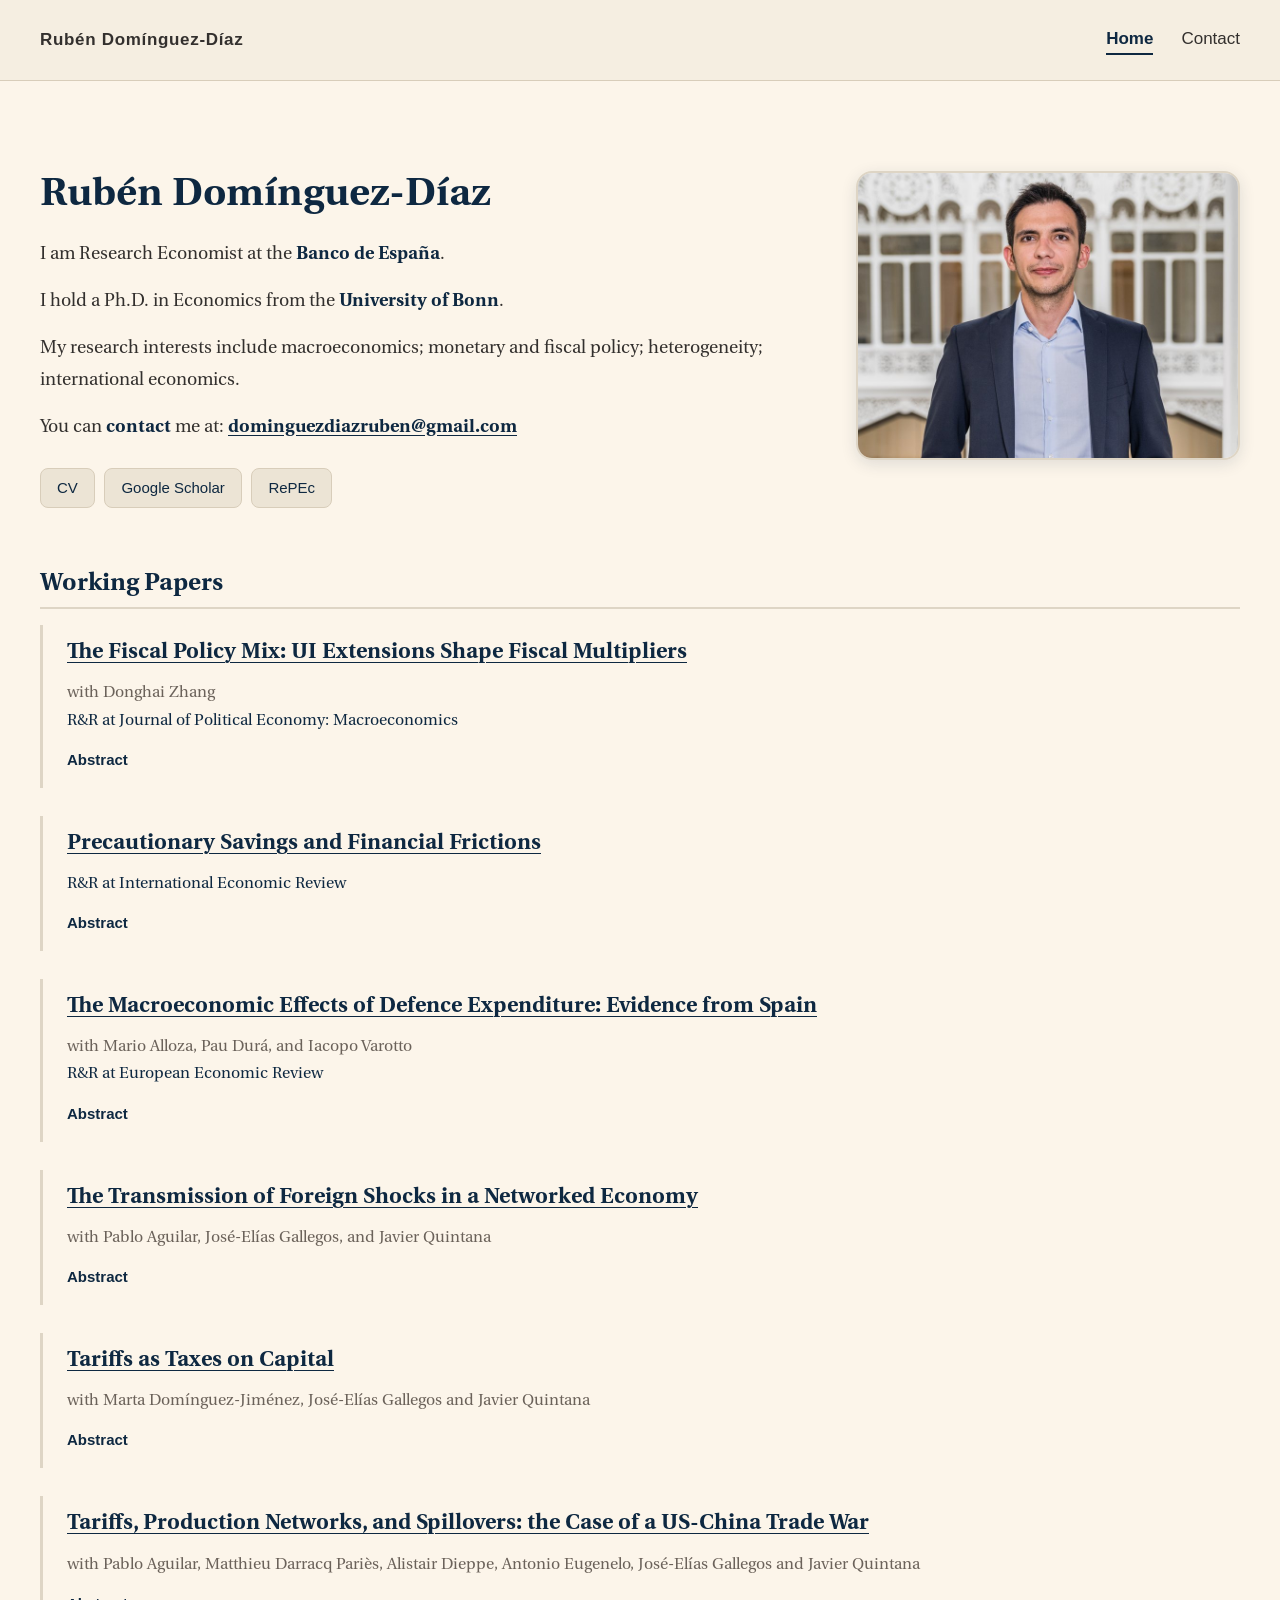
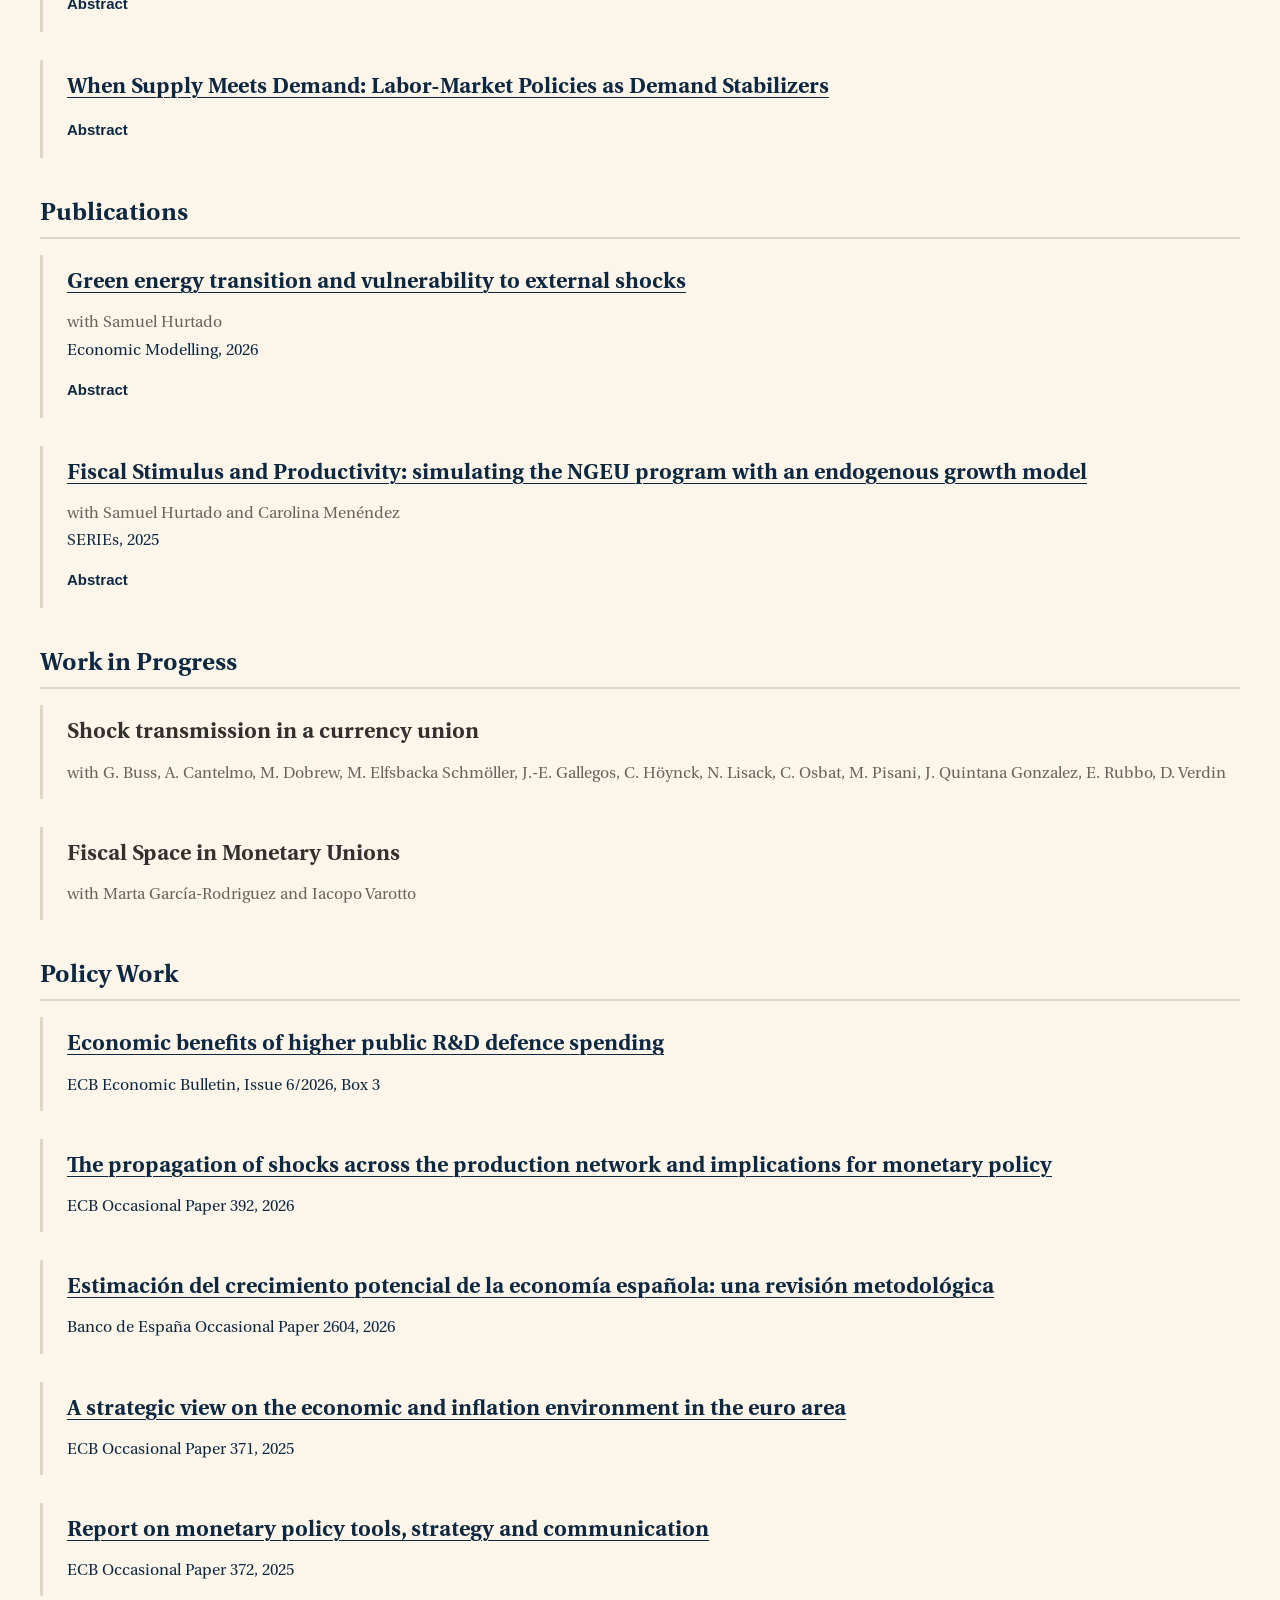
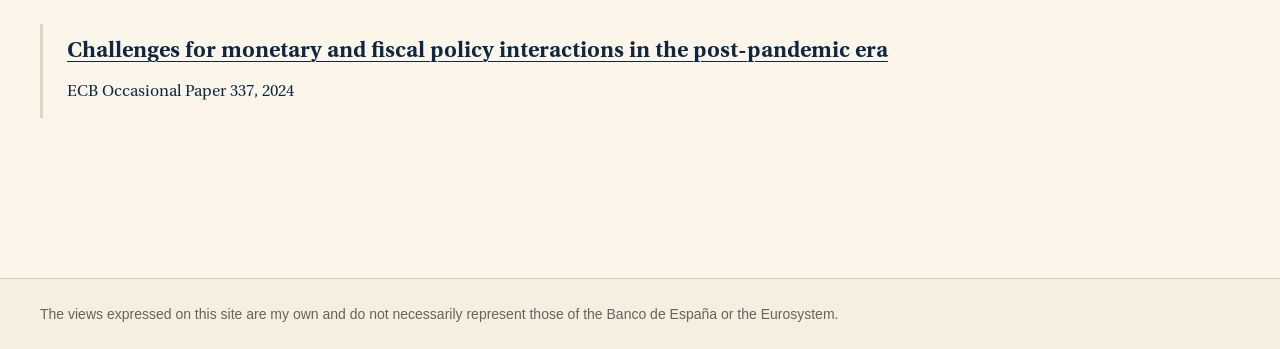
<file: index.html>
<!DOCTYPE html>
<html lang="en">
<head>
<meta charset="utf-8">
<meta name="viewport" content="width=device-width, initial-scale=1">
<title>Rubén Domínguez-Díaz</title>
<meta name="description" content="Rubén Domínguez-Díaz — Research Economist at the Banco de España. Macroeconomics, inequality, monetary, fiscal and labor market policies.">
<link rel="icon" type="image/png" sizes="32x32" href="assets/favicon-32.png">
<link rel="apple-touch-icon" href="assets/favicon-180.png">
<link rel="stylesheet" href="style.css">
</head>
<body>

<nav class="nav">
  <div class="nav-inner">
    <a class="brand" href="index.html">Rubén Domínguez-Díaz</a>
    <div class="menu">
      <a href="index.html" class="here">Home</a>
      <a href="contact.html">Contact</a>
    </div>
  </div>
</nav>

<main>

  <section class="hero">
    <div class="hero-bio">
      <h1>Rubén Domínguez-Díaz</h1>
      <p class="hero-subtitle">I am Research Economist at the <strong>Banco de España</strong>.</p>
      <p class="hero-subtitle">I hold a Ph.D. in Economics from the <strong>University of Bonn</strong>.</p>
      <p class="hero-subtitle">My research interests include macroeconomics; monetary and fiscal policy; heterogeneity; international economics.</p>
      <p class="hero-subtitle">You can <strong>contact</strong> me at: <a href="mailto:dominguezdiazruben@gmail.com">dominguezdiazruben@gmail.com</a></p>
      <div class="hero-links">
        <a href="assets/cv.pdf" target="_blank" rel="noopener">CV</a>
        <a href="https://scholar.google.com/citations?user=xPQl-AkAAAAJ" target="_blank" rel="noopener">Google Scholar</a>
        <a href="https://ideas.repec.org/f/pdo631.html" target="_blank" rel="noopener">RePEc</a>
      </div>
    </div>
    <div class="hero-photo">
      <img src="assets/photo.jpg" width="800" height="600" alt="Rubén Domínguez-Díaz">
    </div>
  </section>

  <section class="research">

    <h2>Working Papers</h2>

    <div class="item">
      <h3><a href="papers/3_UIG/v2026_UIG.pdf" target="_blank" rel="noopener">The Fiscal Policy Mix: UI Extensions Shape Fiscal Multipliers</a></h3>
      <p class="authors">with Donghai Zhang</p>
      <p class="status">R&amp;R at Journal of Political Economy: Macroeconomics</p>
      <details>
        <summary>Abstract</summary>
        <p class="abstract">Government consumption stimulus is often implemented alongside other fiscal measures that shape its effectiveness. This paper studies the interaction between government spending multipliers and unemployment insurance (UI) extensions. Using state-level military spending shocks and cross-state variation in UI duration, we show that longer pre-existing UI significantly lowers spending multipliers. To interpret these findings, we develop a small open economy model with search-and-matching frictions and heterogeneous households. The model highlights two channels: a level effect that reduces precautionary savings, and an endogenous UI-duration effect whereby higher spending lowers unemployment and shortens UI extensions. Quantitatively, the latter mechanism dominates.</p>
      </details>
    </div>

    <div class="item">
      <h3><a href="papers/2_precautionarysavingsfinancialfrictions/v2026_precsavingsfinfrictions.pdf" target="_blank" rel="noopener">Precautionary Savings and Financial Frictions</a></h3>
      <p class="status">R&amp;R at International Economic Review</p>
      <details>
        <summary>Abstract</summary>
        <p class="abstract">Banks provide households with liquid deposits — households' dominant liquid asset to buffer income fluctuations — and channel these into credit to firms. This paper shows both of these roles of the financial system are key to understanding how financial frictions amplify downturns. I first build a two-asset New Keynesian model with heterogeneous households and banks, and study the transmission of an income-risk shock that raises households' liquid asset demand. Constrained lending reduces investment and therefore household income. Lower income reduces consumption, while households also reduce savings in liquid bank deposits. Lower liquidity leaves households more exposed to the income fall, closer to their borrowing constraints, driving consumption further down. Monetary policy relaxes banks' leverage constraint, supports both lending and endogenous liquidity creation, and stabilizes the economy. Finally, I provide supporting evidence for the model predictions: in the data, tighter financial conditions deepen the recessionary impact of the shock, while contracting lending and dampening liquid deposit accumulation.</p>
      </details>
    </div>

    <div class="item">
      <h3><a href="https://www.bde.es/f/webbe/SES/Secciones/Publicaciones/PublicacionesSeriadas/DocumentosTrabajo/26/Files/dt2637e.pdf" target="_blank" rel="noopener">The Macroeconomic Effects of Defence Expenditure: Evidence from Spain</a></h3>
      <p class="authors">with Mario Alloza, Pau Durá, and Iacopo Varotto</p>
      <p class="status">R&amp;R at European Economic Review</p>
      <details>
        <summary>Abstract</summary>
        <p class="abstract">We estimate the macroeconomic effects of defence expenditure using a novel dataset covering the universe of defence procurement contracts in Spain over 30 years. Our defence procurement data overcomes identification challenges posed by implementation lags inherent in traditional government spending, as contracts are awarded years before production begins and spending is recorded in government national accounts only upon delivery. Using local projections, we find that GDP effects take time to materialise, become sizeable, but remain transitory. That is, while defence investment has relevant economic consequences, these are bound to occur in the medium run insofar as the spending process is hindered by implementation lags. A DSGE model calibrated to our empirical setting yields two main findings. First, reducing implementation lags to US levels would meaningfully frontload macroeconomic effects. Second, defence spending delivers more transient and smaller long-run effects than general public investment projects.</p>
      </details>
    </div>

    <div class="item">
      <h3><a href="papers/4_ONKIO/v2026_EER_ONKIO.pdf" target="_blank" rel="noopener">The Transmission of Foreign Shocks in a Networked Economy</a></h3>
      <p class="authors">with Pablo Aguilar, José-Elías Gallegos, and Javier Quintana</p>
      <details>
        <summary>Abstract</summary>
        <p class="abstract">We analyze how production networks transmit foreign price shocks and reshape monetary policy trade-offs in an open-economy New Keynesian model with domestic and international input–output linkages. Analytically, we show that closing the output gap does not generally stabilize conventional inflation targets, as sector-level terms-of-trade movements and trade imbalances become additional drivers of inflation dynamics. We also characterize the inflation index associated with output-gap stabilization and show that openness adjusts sectoral inflation weights according to their domestic value-added content. Quantitatively, we study an international energy price shock in a model calibrated to major euro area countries and their trade partners. We find that production networks amplify the cumulative headline inflation response and worsen monetary policy trade-offs, as measured by the sacrifice ratio.</p>
      </details>
    </div>

    <div class="item">
      <h3><a href="papers/6_ONKIOcapital/v2026_CEMFI_ONKIOcapital.pdf" target="_blank" rel="noopener">Tariffs as Taxes on Capital</a></h3>
      <p class="authors">with Marta Domínguez-Jiménez, José-Elías Gallegos and Javier Quintana</p>
      <details>
        <summary>Abstract</summary>
        <p class="abstract">This paper explores the macroeconomic consequences of levying tariffs on imported investment goods, which directly affect the household's investment Euler equation. First, we construct a new multi-country and multi-sector investment input-output matrix to trace investment goods through international production chains. Second, we embed this in an open-economy New Keynesian model with production networks. In a uniform US tariff experiment, this channel more than doubles the impact contraction in GDP, with investment-goods exposure as the best predictor of aggregate output losses. Holding the average tariff fixed, redesigning its composition to avoid the investment network cuts cumulative domestic output losses by two-thirds.</p>
      </details>
    </div>

    <div class="item">
      <h3><a href="papers/7_ONKIOtariffsECB/v2026_ECB_ONKIOtariffs.pdf" target="_blank" rel="noopener">Tariffs, Production Networks, and Spillovers: the Case of a US-China Trade War</a></h3>
      <p class="authors">with Pablo Aguilar, Matthieu Darracq Pariès, Alistair Dieppe, Antonio Eugenelo, José-Elías Gallegos and Javier Quintana</p>
      <details>
        <summary>Abstract</summary>
        <p class="abstract">We study the short-run macroeconomic transmission of a US–China tariff war in an open economy multi-sector New Keynesian model with input–output linkages, sectoral nominal rigidities, and heterogeneous currency invoicing. A reciprocal 10 percentage-point tariff increase generates asymmetric incidence: the tariff-imposing country bears more of the inflationary burden, while the targeted country experiences the larger output contraction. Production networks amplify this contraction by propagating the shock beyond the directly tariffed bilateral margin. Currency invoicing further shapes transmission. Under heterogeneous invoicing, dollar-priced border prices weaken the expenditure-switching role of exchange rates, deepening the contraction in China relative to producer-currency pricing and altering third-country spillovers. The EA response is small in the aggregate, but only because positive trade-diversion margins are offset by weaker demand from China and multilateral adjustments. We then exploit the model's sectoral structure by imposing tariffs on one Chinese sector at a time. Sectoral incidence is highly concentrated, but aggregate effects cannot be inferred from the directly tariffed sector alone: domestic propagation offsets own-sector gains in the US, reinforces own-sector losses in China, and leaves the EA as a net object shaped by opposing trade margins. The results show that tariff incidence depends jointly on where the tariff lands, how the shock propagates through production networks, and how invoicing governs border-price adjustment. A framework that combines these margins delivers a materially different assessment from one built on bilateral trade shares alone.</p>
      </details>
    </div>

    <div class="item">
      <h3><a href="papers/1_hiringsubsidies/v2025_hiringsubsidies.pdf" target="_blank" rel="noopener">When Supply Meets Demand: Labor-Market Policies as Demand Stabilizers</a></h3>
      <details>
        <summary>Abstract</summary>
        <p class="abstract">Employment stabilization, and hence firms' hiring, is fundamental for households' income and consumption. This means that stabilization policies targeted at firms spill over to the demand side of the economy. The current paper shows that the demand-side effects can render supply-side policies effective, even if conventional monetary policy is constrained. In a New Keynesian model with equilibrium unemployment and incomplete markets, the paper looks at a hiring subsidy that stimulates employment. Households' desire to accumulate precautionary savings falls, raising consumption and aggregate demand. Calibrating the model to the US, the ensuing increase in inflation renders the hiring stimulus effective precisely when the central bank cannot further support aggregate demand. Instead, absent idiosyncratic risk, and thus the expansionary demand-side effects, the hiring stimulus is crowded-out.</p>
      </details>
    </div>

    <h2>Publications</h2>

    <div class="item">
      <h3><a href="https://doi.org/10.1016/j.econmod.2026.107807" target="_blank" rel="noopener">Green energy transition and vulnerability to external shocks</a></h3>
      <p class="authors">with Samuel Hurtado</p>
      <p class="status">Economic Modelling, 2026</p>
      <details>
        <summary>Abstract</summary>
        <p class="abstract">We develop an endogenous growth model with imported dirty energy, domestically produced clean energy, and carbon taxes to study the macroeconomic implications of a green energy transition. Calibrated to Spain, the model quantifies how carbon taxes affect long-run outcomes and short-run resilience to external energy price shocks. While long-run gross domestic product (GDP) losses are modest and partly offset by endogenous gains in energy efficiency and clean investment, our key finding is that the transition delivers substantial short-run benefits. As the clean-energy share rises from 26% to 86%, exposure to international dirty-energy price shocks declines sharply, reducing GDP impacts from -0.43% to -0.08%. Carbon-tax-induced decoupling of clean from dirty-energy prices plays a central role in insulating the economy. Our results highlight an overlooked channel through which climate policy enhances macroeconomic stability.</p>
      </details>
    </div>

    <div class="item">
      <h3><a href="https://link.springer.com/article/10.1007/s13209-025-00304-1" target="_blank" rel="noopener">Fiscal Stimulus and Productivity: simulating the NGEU program with an endogenous growth model</a></h3>
      <p class="authors">with Samuel Hurtado and Carolina Menéndez</p>
      <p class="status">SERIEs, 2025</p>
      <details>
        <summary>Abstract</summary>
        <p class="abstract">This paper introduces an endogenous growth general equilibrium model of firm dynamics and innovative investment for the Spanish economy that allows a better understanding of the medium-term effects of economic policies and shocks. We calibrate the model using both aggregate and firm-level data. We then use the model to assess the macroeconomic consequences of the different components of the Next Generation EU (NGEU) program, including public investment, private capital transfers, and innovative investment transfers. According to our baseline simulation, the NGEU funds significantly foster economic activity, with annual GDP growth increasing between 0.08 and 0.13 percentage points over the period of NGEU funds disbursement. In particular, we find that one of the key drivers of these output gains is the endogenous response of productivity to the fiscal stimulus. Among the different policy instruments, we find that innovation transfers deliver the largest effects on aggregate output, only matched by highly efficient public investment.</p>
      </details>
    </div>

    <h2>Work in Progress</h2>

    <div class="item">
      <h3>Shock transmission in a currency union</h3>
      <p class="authors">with G. Buss, A. Cantelmo, M. Dobrew, M. Elfsbacka Schmöller, J.-E. Gallegos, C. Höynck, N. Lisack, C. Osbat, M. Pisani, J. Quintana Gonzalez, E. Rubbo, D. Verdin</p>
    </div>

    <div class="item">
      <h3>Fiscal Space in Monetary Unions</h3>
      <p class="authors">with Marta García-Rodriguez and Iacopo Varotto</p>
    </div>

    <h2>Policy Work</h2>

    <div class="item">
      <h3><a href="papers/15_defenceRD/v2026_ECB_defenceRD.pdf#page=18" target="_blank" rel="noopener">Economic benefits of higher public R&amp;D defence spending</a></h3>
      <p class="status">ECB Economic Bulletin, Issue 6/2026, Box 3</p>
    </div>

    <div class="item">
      <h3><a href="papers/10_prodnetwork/v2026_ECB_prodnetwork.pdf" target="_blank" rel="noopener">The propagation of shocks across the production network and implications for monetary policy</a></h3>
      <p class="status">ECB Occasional Paper 392, 2026</p>
    </div>

    <div class="item">
      <h3><a href="papers/11_crecimientopotencial/v2026_BdE_crecimientopotencial.pdf" target="_blank" rel="noopener">Estimación del crecimiento potencial de la economía española: una revisión metodológica</a></h3>
      <p class="status">Banco de España Occasional Paper 2604, 2026</p>
    </div>

    <div class="item">
      <h3><a href="papers/12_strategicview/v2025_ECB_strategicview.pdf" target="_blank" rel="noopener">A strategic view on the economic and inflation environment in the euro area</a></h3>
      <p class="status">ECB Occasional Paper 371, 2025</p>
    </div>

    <div class="item">
      <h3><a href="papers/13_mptools/v2025_ECB_mptools.pdf" target="_blank" rel="noopener">Report on monetary policy tools, strategy and communication</a></h3>
      <p class="status">ECB Occasional Paper 372, 2025</p>
    </div>

    <div class="item">
      <h3><a href="papers/14_monfiscinteractions/v2024_ECB_monfiscinteractions.pdf" target="_blank" rel="noopener">Challenges for monetary and fiscal policy interactions in the post-pandemic era</a></h3>
      <p class="status">ECB Occasional Paper 337, 2024</p>
    </div>

  </section>

</main>

<footer>
  <div>The views expressed on this site are my own and do not necessarily
  represent those of the Banco de España or the Eurosystem.</div>
</footer>

</body>
</html>
</file>
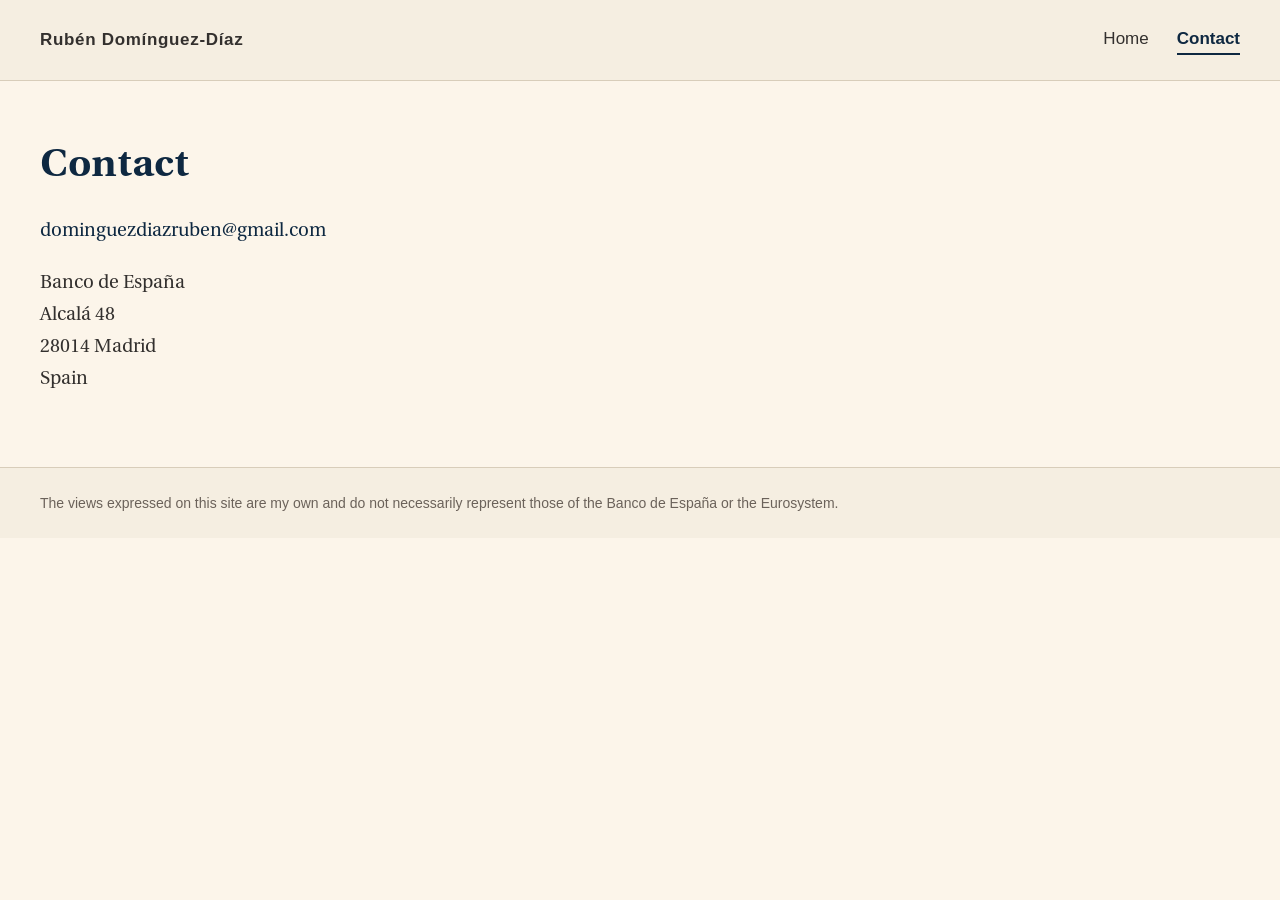
<file: contact.html>
<!DOCTYPE html>
<html lang="en">
<head>
<meta charset="utf-8">
<meta name="viewport" content="width=device-width, initial-scale=1">
<title>Contact — Rubén Domínguez-Díaz</title>
<link rel="icon" type="image/png" sizes="32x32" href="assets/favicon-32.png">
<link rel="apple-touch-icon" href="assets/favicon-180.png">
<link rel="stylesheet" href="style.css">
</head>
<body>

<nav class="nav">
  <div class="nav-inner">
    <a class="brand" href="index.html">Rubén Domínguez-Díaz</a>
    <div class="menu">
      <a href="index.html">Home</a>
      <a href="contact.html" class="here">Contact</a>
    </div>
  </div>
</nav>

<main>
  <section class="page">
    <h1>Contact</h1>
    <p><a href="mailto:dominguezdiazruben@gmail.com">dominguezdiazruben@gmail.com</a></p>
    <address>
      Banco de España<br>
      Alcalá 48<br>
      28014 Madrid<br>
      Spain
    </address>
  </section>
</main>

<footer>
  <div>The views expressed on this site are my own and do not necessarily
  represent those of the Banco de España or the Eurosystem.</div>
</footer>

</body>
</html>
</file>
<file: style.css>
/* Erewhon — SIL Open Font License 1.1. See assets/fonts/README.txt */
@font-face {
  font-family: erewhon;
  font-style: normal;
  font-weight: 400;
  font-display: swap;
  src: url(assets/fonts/Erewhon-Regular.woff2) format('woff2');
}
@font-face {
  font-family: erewhon;
  font-style: italic;
  font-weight: 400;
  font-display: swap;
  src: url(assets/fonts/Erewhon-Italic.woff2) format('woff2');
}
@font-face {
  font-family: erewhon;
  font-style: normal;
  font-weight: 700;
  font-display: swap;
  src: url(assets/fonts/Erewhon-Bold.woff2) format('woff2');
}
@font-face {
  font-family: erewhon;
  font-style: italic;
  font-weight: 700;
  font-display: swap;
  src: url(assets/fonts/Erewhon-BoldItalic.woff2) format('woff2');
}

:root {
  --bg:        #fcf5ea;
  --surface:   #f5eee1;
  --primary:   #0e2841;
  --content:   #33302e;
  --secondary: #6b625a;
  --border:    #ded5c5;
  --tint:      #ece4d5;
  --band-border: #d8cdba;
  --shadow:    rgba(14, 40, 65, .12);

  --main-width: 1200px;
  --gap: 28px;
  --header-height: 80px;
  --textsize: 20px;
}

*, *::before, *::after { box-sizing: border-box; }

html { -webkit-text-size-adjust: 100%; }

body {
  margin: 0;
  background: var(--bg);
  color: var(--content);
  font-family: erewhon, Charter, "Bitstream Charter", Georgia, serif;
  font-size: var(--textsize);
  line-height: 1.6;
}

h1, h2, h3 { line-height: 1.2; margin: 0; }
img { display: block; max-width: 100%; }

a { color: var(--primary); text-decoration: none; }
a:hover { text-decoration: underline; text-underline-offset: 3px; }

/* ---------- nav ---------- */
.nav {
  background: var(--surface);
  border-bottom: 1px solid var(--band-border);
}
.nav-inner {
  max-width: calc(var(--main-width) + var(--gap) * 2);
  margin: 0 auto;
  padding: 0 var(--gap);
  height: var(--header-height);
  display: flex;
  align-items: center;
  justify-content: space-between;
  gap: 1rem;
}
.brand {
  font-family: -apple-system, BlinkMacSystemFont, "Segoe UI", Roboto, sans-serif;
  font-size: 17px;
  font-weight: 600;
  letter-spacing: .04em;
  color: var(--content);
}
.brand:hover { color: var(--primary); text-decoration: none; }
.menu {
  display: flex;
  gap: 28px;
  font-family: -apple-system, BlinkMacSystemFont, "Segoe UI", Roboto, sans-serif;
  font-size: 17px;
}
.menu a { color: var(--content); }
.menu a.here {
  color: var(--primary);
  font-weight: 600;
  border-bottom: 2px solid var(--primary);
}

/* ---------- layout ---------- */
main {
  max-width: calc(var(--main-width) + var(--gap) * 2);
  margin: 0 auto;
  padding: 0 var(--gap) 72px;
}

/* ---------- hero: bio left, photo right ---------- */
.hero {
  display: grid;
  grid-template-columns: minmax(0, 1fr) clamp(230px, 32%, 400px);
  gap: 56px;
  align-items: start;
  padding: 90px 0 40px;
}
.hero-photo img {
  width: 100%;
  height: auto;
  border-radius: 16px;
  border: 2px solid var(--border);
  box-shadow: 0 4px 16px var(--shadow);
}
.hero-bio h1 {
  font-size: 42px;
  font-weight: 700;
  line-height: 1.15;
  color: var(--primary);
  margin: 0 0 20px;
}
.hero-subtitle {
  font-size: 19px;
  line-height: 1.7;
  margin: 0 0 .9rem;
}
.hero-subtitle:last-of-type { margin-bottom: 0; }
.hero-subtitle strong { color: var(--primary); }
.hero-subtitle a {
  text-decoration: underline;
  text-underline-offset: 3px;
  font-weight: 700;
}
.hero-links {
  display: flex;
  flex-wrap: wrap;
  gap: .6rem;
  margin-top: 1.5rem;
  font-family: -apple-system, BlinkMacSystemFont, "Segoe UI", Roboto, sans-serif;
  font-size: 15px;
}
.hero-links a {
  display: inline-block;
  padding: 7px 16px;
  background: var(--tint);
  border: 1px solid var(--band-border);
  border-radius: 8px;
  color: var(--primary);
}
.hero-links a:hover {
  background: var(--primary);
  color: var(--bg);
  text-decoration: none;
}

/* ---------- research ---------- */
.research { padding: 20px 0 60px; }
.research h2 {
  font-size: 26px;
  font-weight: 700;
  color: var(--primary);
  margin: 40px 0 16px;
  padding-bottom: 8px;
  border-bottom: 2px solid var(--border);
}
.research h2:first-child { margin-top: 0; }

.item {
  margin-bottom: 28px;
  padding: 12px 0 12px 24px;
  border-left: 3px solid var(--border);
  transition: border-color .2s ease;
}
.item:hover { border-left-color: var(--primary); }
.item h3 {
  font-size: 23px;
  font-weight: 600;
  line-height: 1.4;
  margin: 0 0 10px;
}
.authors, .status {
  font-size: 17px;
  line-height: 1.6;
  color: var(--secondary);
  margin: 0;
}

/* 1. paper titles are links: make that visible */
.item h3 a {
  text-decoration: underline;
  text-underline-offset: 4px;
  text-decoration-thickness: 1px;
}
.status { color: var(--primary); }

/* ---------- contact ---------- */
.page { padding: 60px 0 0; }
.page h1 {
  font-size: 42px;
  font-weight: 700;
  color: var(--primary);
  margin: 0 0 24px;
}
.page p { margin: 0 0 1.2rem; }
address { font-style: normal; }

/* ---------- footer ---------- */
footer {
  background: var(--surface);
  border-top: 1px solid var(--band-border);
  font-family: -apple-system, BlinkMacSystemFont, "Segoe UI", Roboto, sans-serif;
  font-size: 14px;
  color: var(--secondary);
}
footer div {
  max-width: calc(var(--main-width) + var(--gap) * 2);
  margin: 0 auto;
  padding: 24px var(--gap);
}

@media (max-width: 700px) {
  :root { --gap: 14px; --header-height: 64px; --textsize: 19px; }
  .brand { font-size: 15px; }
  .hero {
    grid-template-columns: 1fr;
    gap: 24px;
    padding: 30px 0 20px;
  }
  .hero-photo { order: -1; }
  .hero-photo img { width: 100%; max-width: 300px; }
  .hero-bio h1 { font-size: 32px; }
  .hero-subtitle { font-size: 17px; }
  .research h2 { font-size: 23px; }
  .item h3 { font-size: 20px; }
  .authors, .status { font-size: 16px; }
}


/* ---------- collapsible abstracts ---------- */
.item details { margin-top: 10px; }
.item summary {
  display: inline-block;
  font-family: -apple-system, BlinkMacSystemFont, "Segoe UI", Roboto, sans-serif;
  font-size: 15px;
  font-weight: 600;
  color: var(--primary);
  cursor: pointer;
  user-select: none;
}
.item summary::marker { color: var(--border); }
.item summary:hover { text-decoration: underline; text-underline-offset: 3px; }
.item details[open] summary { margin-bottom: 10px; }
.item .abstract {
  font-size: 18px;
  line-height: 1.65;
  color: var(--content);
  margin: 0;
}
</file>
